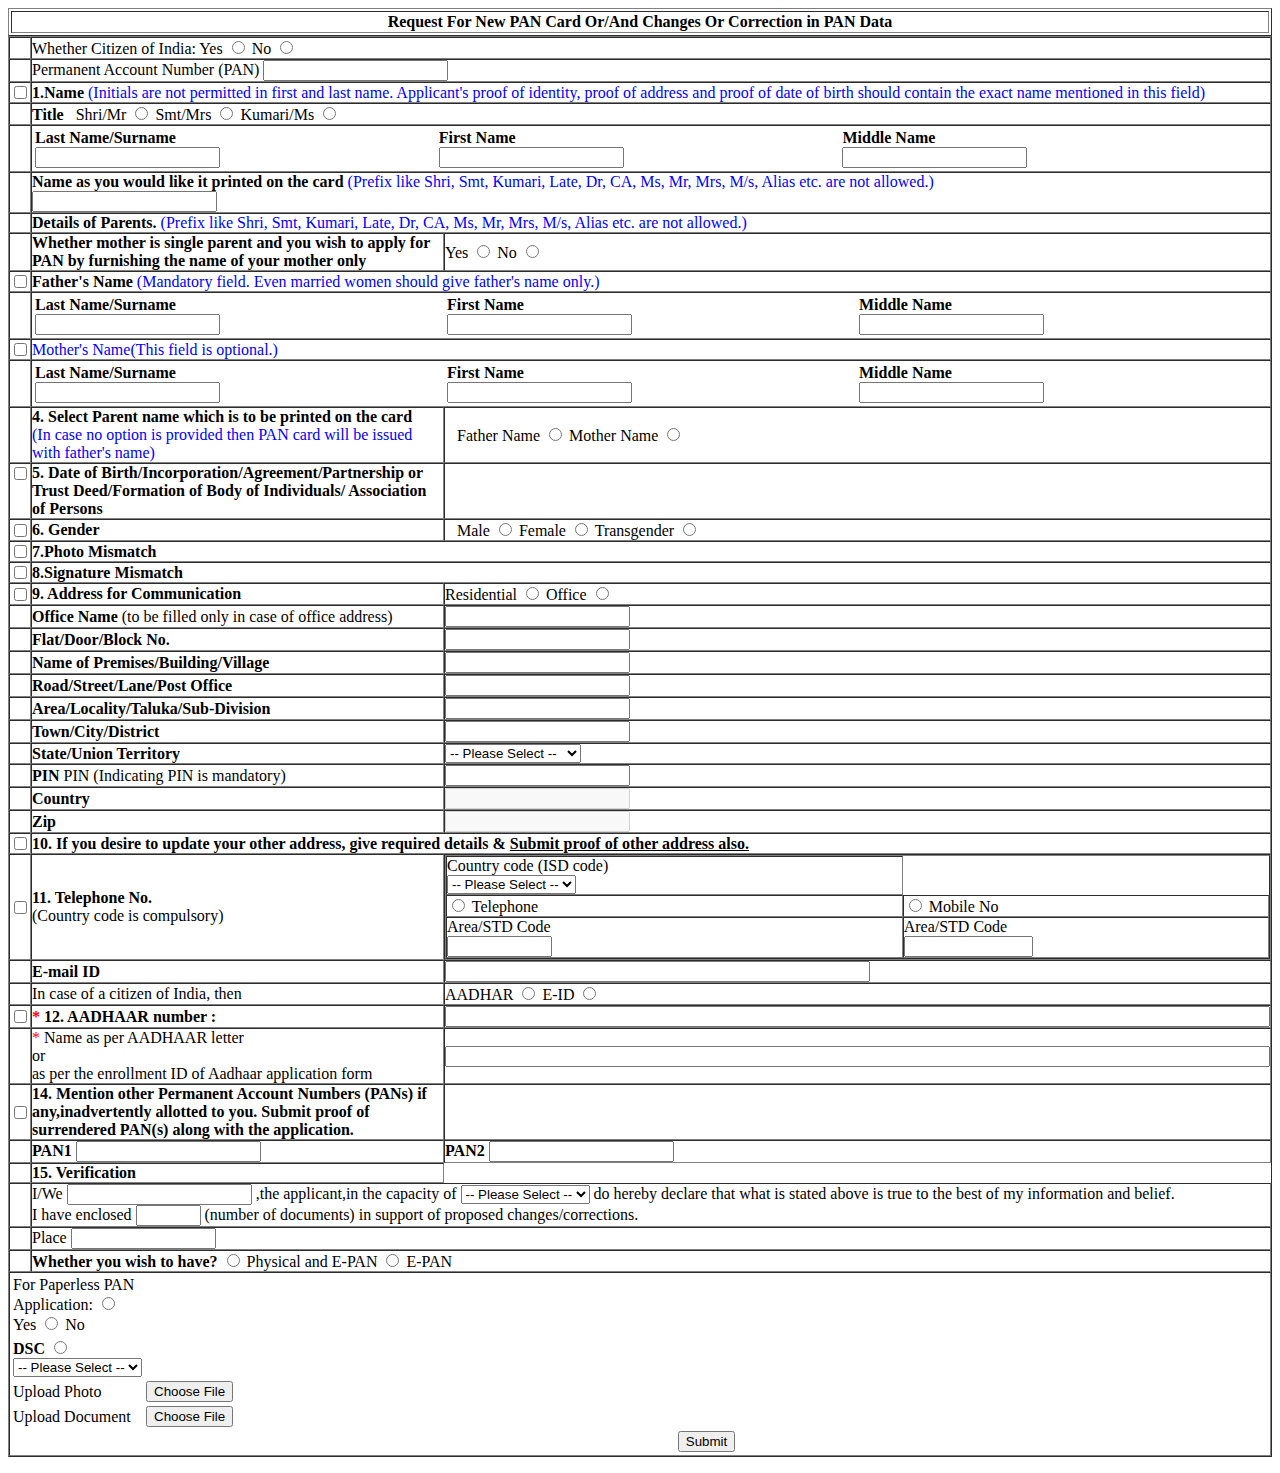
<file: Day 4/Pan-Form.html>
<html lang="en">
    <head>
        <title>
               Pan-Document
        </title>
    </head>
	<body>
    <div>
<form  >
<table border="1" width="100%">
<tr>
<td colspan="4" align="CENTER">
<b> Request For New PAN Card Or/And Changes Or Correction in PAN Data
</b>
</td>
</tr>
</table>
<table border="1" width="100%"cellpadding="0" cellspacing='0'>
<tr>
<td>&nbsp;
</td>
<td colspan="3"; width="98%">
<label for="name">Whether Citizen of India:</label>
<label for="Flag_yes"> Yes </label> 
<input type="radio" value="Yes" name="Citizen_Flag" id="Citizen_flag_yes">
<label for="Flag_no"> No</label> 
<input type="radio" value="No" name="Citizen_Flag" id="Citizen_flag_no">
</td>
</tr>
<tr>
<td>
</td>
<td colspan="3">
<label for="name">Permanent Account Number (PAN)</label>
 <input type="text" id="Pan_no" name="Pan_no" Required>
 </td>
 </tr>
 <tr>
 <td>
 <input type="checkbox" name="name_click" id="name_click" value="Y">
 </td>
 <td colspan="3">
 <label for="name">
 <b>1.Name</b>
 <span style="color:blue;" >
 (Initials are not permitted in first and last name. 
 Applicant's proof of identity, proof of address and proof of date of birth should
 contain the exact name mentioned in this field)
 </Span>
 </label>
 </td>
 </tr>
<tr> 
<td>	
</td>
<td colspan="3">
<label for="Title"><b>Title</b>

</label>
<label for="Flag_yes">&nbsp;&nbsp;Shri/Mr </label> 
<input type="radio" value="1" name="Prefix_Name" id="Prefix_name_male">
<label for="Flag_no"> Smt/Mrs</label> 
<input type="radio" value="1" name="Prefix_Name" id="Prefix_name_female_married">
<label for="Flag_no"> Kumari/Ms</label> 
<input type="radio" value="2" name="Prefix_Name" id="Prefix_name_female_unmarried"><br>
</td>
</td>
</tr>

<tr>
<td>
</td>
<td colspan="3">
<table  colspan="3"; width="98%">
    <tr>
<td>
<label for="name"> 
<b>Last Name/Surname</b>
</label><br>
<input type="text" name="org_name" id="name_last"]>
</td>
<td> 
<label for="name">
<b>First Name</b>
</label><br>
<input type="text" name="org_name" id="name_first" >
</td>
<td>
<label for="name">
<b>Middle Name</b>
</label><br>
<input type="text" name="org_name" id="name_middle" >
</td>
</tr>
</table>
<tr>
    <td>
    </td>
    <td colspan="3">
<b> Name as you would like it printed on the card </b>
<span style="color:blue;" >
    (Prefix like Shri, Smt, Kumari, Late, Dr, CA, Ms, Mr, Mrs, M/s, Alias etc. are not allowed.)
    </Span><br>
<input type="text" name="name_Pan" id="name_PAN" ><br>
</td>
</tr>

<tr>
    <td></td>
<td colspan="3">
<b>Details of Parents. </b>
<span style="color:blue;" >
 (Prefix like Shri, Smt, Kumari, Late, Dr, CA, Ms, Mr, Mrs, M/s, Alias etc. are not allowed.)
 </Span><br>
 </td>
 </tr>
 <tr>
     <td></td>
 <td>
 <b>Whether mother is single parent and you wish to apply for PAN by furnishing the name of your mother only</b><br>
 </td>
 <td colspan="3" width="50%" >
  <label for="Flag_yes">Yes </label> 
<input type="radio" name="Single_status" id="single_yes">
<label for="Flag_yes">No </label> 
<input type="radio" name="Single_status" id="single_no">
</td>
</tr>
<tr>
<td >
<input type="checkbox" name="name_click" id="name_click" value="Y">
</td>
<td colspan="3">
<b>Father's Name</b>
<span style="color:blue;" >
 (Mandatory field. Even married women should give father's name only.)
 </Span>
</td>
</tr>
<tr>
    <td></td>
    <td colspan="3">
        <table width="100%">
            <tr>
<td>
<label for="par-name">
<b>Last Name/Surname</b>
</label><br>
<input type="text" name="par_name" id="name_last_father">
</td>
<td>
<label for="par-name">
<b>First Name</b>
</label><br>
<input type="text" name="par_name" id="name_first_father" >
</td>
<td>
<label for="par-name">
<b>Middle Name</b>
</label><br>
<input type="text" name="par_name" id="name_middle_father" >
</td>
</tr>
</table>
</td>
</tr>

<tr>
<td>
<input type="checkbox" name="name_click" id="name_click" value="Y">
</td>
<td colspan="3">
<span style="color:blue;" >
Mother's Name(This field is optional.)
 </Span>
</td>
</tr>

<tr>
<td></td>
<td colspan="3">
    <table width="100%">
        <tr>
            <td>
<label for="par-name">
<b>Last Name/Surname</b>
</label><br>
<input type="text" name="par_name" id="name_last_mother">
</td>
<td>
<label for="par-name">
<b>First Name</b>
</label><br>
<input type="text" name="par_name" id="name_first_mother" >
</td>
<td>
<label for="par-name">
<b>Middle Name</b>
</label><br>
<input type="text" name="par_name" id="name_middle_mother" >
</td>
</tr>
</table>
</td>
</tr>

<tr>
<td></td>
<td>
<b>4. Select Parent name which is to be printed on the card</b><br>
<span style="color:blue;" >
(In case no option is provided then PAN card will be issued with father's name)
 </Span>
</td>
<td>
<label for="Fat_name"> &nbsp;&nbsp;     Father Name </label> 
<input type="radio" value="1" name="Par_name" id="Fat_name">
<label for="Mot_name"> Mother Name</label> 
<input type="radio" value="1" name="Par_name" id="Mot_name">
</td>
</tr>
<tr>
<td valign="TOP">
    <input type="checkbox" name="DOB_select" id="DOB_select" value="Y">  
</td>
<td>
<b>5. Date of Birth/Incorporation/Agreement/Partnership
or Trust Deed/Formation of Body of Individuals/
Association of Persons</b>
</td>
<td>

</td>
</tr> 

<tr>
<td>
<input type="checkbox" name="gender_click" id="gender_click" value="Y">
</td>
<td>
<b>6. Gender</b><br>
</td>
<td>
<label for="Gender-type"> &nbsp;&nbsp;  Male </label> 
<input type="radio" value="1" name="Gender-type" id="Gen-male">
<label for="Gender-type"> Female</label> 
<input type="radio" value="1" name="Gender-type" id="Gen-female">
<label for="Gender-type"> Transgender</label> 
<input type="radio" value="1" name="Gender-type" id="Gen-Trans">
</td>
</tr>
<tr>
<td>
<input type="checkbox" name="mismatch" id="Photo_mis" value="Y">
</td>
<td colspan="3">
<b>7.Photo Mismatch</b><br>
</td>
</tr>

<tr>
<td>
<input type="checkbox" name="mismatch" id="sig_mis" value="Y">
</td>
<td colspan="3">
<b>8.Signature Mismatch</b><br>
</td>
</tr>
<tr>
    <td>
        <input type="checkbox" name="Addr-check" id="Addr-check" value="Y">
    </td>
    <td>
        <b>9. Address for Communication</b><br>   
    </td>
    <td>
        <label for="addr-res">Residential </label> 
        <input type="radio"  name="addr" id="addr-res">
        <label for="addr-office">Office</label> 
        <input type="radio"  name="addr" id="addr-office">
    </td>
</tr>
<tr>
    <td></td>
    <td>
        <b>Office Name</b> (to be filled only in case of office address)
    </td>
    <td>
        <input type="text" name="addr-text" id="off-addr" >
    </td>
</tr>

<tr>
    <td></td>
    <td>
        <b>Flat/Door/Block No.</b>
    </td>
    <td>
        <input type="text" name="addr-text" id="door" >
    </td>
</tr>
<tr>
    <td></td>
    <td>
        <b>	Name of Premises/Building/Village</b>
    </td>
    <td>
        <input type="text" name="addr-text" id="building" >
    </td>
</tr>
<tr>
    <td></td>
    <td>
        <b>Road/Street/Lane/Post Office</b>
    </td>
    <td>
        <input type="text" name="addr-text" id="street" >
    </td>
</tr>
<tr>
    <td></td>
    <td>
        <b>	Area/Locality/Taluka/Sub-Division</b>
    </td>
    <td>
        <input type="text" name="addr-text" id="area" >
    </td>
</tr>
<tr>
    <td></td>
    <td>
        <b>	Town/City/District</b>
    </td>
    <td>
        <input type="text" name="addr-text" id="town" >
    </td>
</tr>

<tr>
    <td></td>
    <td>
        <b>	State/Union Territory</b>
    </td>
    <td>
        <select name= "State">
            <option value>-- Please Select --</option>
            <option value="1">Arunachal Pradesh</option>
            <option value="2">Andhra Pradesh</option>
            <option value="3">Goa</option>
            <option value="4">Karnataka</option>
            <option value="5">Kerela</option>
            <option value="6">Maharashtra</option>
            <option value="7">Manipur</option>
            <option value="8">Sikkim</option>
            <option value="9">Tamil Nadu</option>
            <option value="10">Telangana</option>
        </select>
    </td>
</tr>

<tr>
    <td></td>
    <td>
        <b>PIN </b>	PIN (Indicating PIN is mandatory)
    </td>
    <td>
        <input type="text" name="addr-text" id="pin" >
    </td>
</tr>

<tr>
    <td></td>
    <td>
        <b>	Country</b>
    </td>
    <td>
        <input type="text" name="addr-text" id="Country" disabled >
    </td>
</tr>

<tr>
    <td></td>
    <td>
        <b>Zip</b>
    </td>
    <td>
        <input type="text" name="addr-text" id="Zip" disabled >
    </td>
</tr>
      
<tr>
    <td>
        <input type="checkbox" name="Alt-addr" id="Alt-addr" value="Y">
    </td>
    <td colspan="3">
        <b> 10. If you desire to update your other address, give required details & <u>Submit proof of other address also.</u></b>
    </td>
</tr>

<tr>
    <td>
        <input type="checkbox" name="Tel-no " id="Tel-check" value="Y">
    </td>
    
        <td >
            <b>11. Telephone No.</b><br>
            (Country code is compulsory)
        </td>
        <td>
            <table border="1" width="100%" cellpadding="0" cellspacing="0">
                <tr>
                    <td>
                    Country code (ISD code)<br>
                    <select name= "State">
                        <option value>-- Please Select --</option>
                        <option value="1">India(91)</option>
                        <option value="2">Nepal(937)</option>
                        </select>
                    </td>

                </tr>
                <tr>
                    <td colspan="1">
                        <input type="radio"  name="Ph_no" id="mob_no">
                        <label for="Ph_no">Telephone </label> 
                             
                    </td>
                    <td colspan="1">
                        <input type="radio"  name="Ph_no" id="tel_no">
                        <label for="Ph_no">Mobile No</label> 
                        

                    </td>
                </tr>
                <tr>
                    <td colspan="1">
                        Area/STD Code<br>
                        <input type="text" name="tel-std" id="tel_id" size="10" maxlength="7">
                    </td>
                    <td colspan="1">
                        Area/STD Code<br>
                        <input type="text" name="tel-std" id="mob_id" size="13" maxlength="13">
                    </td>
                </tr>
            </table>
        </td>
    
</tr>
<tr>
    <td></td>
    <td>
        <b>E-mail ID</b>
    </td>
    <td>

        <input type="text" name="Email-id" id="Email-id" size="50">
    </td>
</tr>
<tr>
    <td></td>
    <td>
        In case of a citizen of India, then
    </td>
    <td>
        <label for="Proof-addr"> AADHAR </label> 
        <input type="radio" value="1" name="Proof-addr" id="Aadhar-cd"> 
        <label for="Proof-addr">E-ID</label> 
        <input type="radio" value="1" name="Proof-addr" id="e-id">  
    </td>
</tr>
<tr>
    <td>
        <input type="checkbox" name="Aadhar-chk " id="Aadhar-chk" value="Y">
    </td>
    <td>
        <b>
            <font color="Red">*</font>
            12. AADHAAR number :
        </b>
    </td>
    <td colspan="3">
        <input type="text" name="pan-aadhr-no" id="pan-aadhr-no" size="100 ">
    </td>
</tr>
<tr>
    <td>
    </td>
    <td>
        <font color="Red">*</font>
        Name as per AADHAAR letter<br>
        or<br>
        as per the enrollment ID of Aadhaar application form
    </td>
    <td colspan="3">
        <input type="text" name="pan-aadhr-name" id="pan-aadhr-name" size="100 ">
    </td>
</tr>
<tr>
    <td>
        <input type="checkbox" name="pan-chk " id="pan-chk" value="Y">
    </td>
    <td>
       <b> 14. Mention other Permanent Account Numbers (PANs) if any,inadvertently allotted to you. Submit proof of surrendered PAN(s) along with the application.</b>
    </td>
    <td></td>
</tr>
<tr>
    <td></td>
    <td>
        <b>PAN1</b>
        <input type="text" name="pan-no-1" id="pan-no-1" size="20 ">
    </td>
    <td>
        <b>PAN2</b>
        <input type="text" name="pan-no-2" id="pan-no-2" size="20 ">
    </td>
</tr>
<tr>
    <td></td>
    <td>
       <b>15. Verification</b> 
    </td>
</tr>
<tr>
    <td></td>
    <td colspan="3">
        I/We
        <input type="text" name="declar-1" id="declar-1" size="20 ">
        ,the applicant,in the capacity of
        <select name= "Pan-person">
            <option value>-- Please Select --</option>
            <option value="1">Himself/ Herself</option>
            <option value="2">Representative</option>
            </select> 
            do hereby declare that what is stated above is true
            to the best of my information and belief.<br>
            I have enclosed
            <input type="text" name="doc-no" id="doc-no" size="5">
            (number of documents) in support of proposed changes/corrections.
    </td>
</tr>
<tr>
    <td></td>
    <td colspan="3">
        Place
        <input type="text" name="Place" id="Place" size="15">
    </td>
</tr>
<tr>
    <td>

    </td>
    <td colspan="3">
        <b>	Whether you wish to have?  </b>
        <input type="radio"  name="phy-pan" id="phy-pan">
        <label for="phy-pan">Physical and E-PAN </label> 
        <input type="radio"  name="e-pan" id="e-pan">
        <label for="e-pan">E-PAN</label> 
        
    </td>
</tr>
<tr>
    <td colspan="3">
        <table>
            <tr>
                <td>
        For Paperless PAN Application:
        <input type="radio"  name="opt-select" id="opt-yes">
        <label for="opt-select">Yes</label> 
        <input type="radio"  name="opt-select" id="opt-no">
        <label for="opt-select">No</label>
        </td>
        </tr>
        <tr>
            <td>
            <label for="DSC"><b>DSC</b></label>
            <input type="radio"  name="DSC" id="dsc"><br>
            <select name= "DSC">
                <option value>-- Please Select --</option>
                <option value="1">Minor</option>
                <option value="2">Lunatic/Idiot</option>
                <option value="3">Self</option>
                </select> 
            </td>
        </tr>
        <tr>
            <td>
                Upload Photo
                </td>
                <td>
                <button type="button">Choose File</button>
                </td>
            </tr>
            <tr>
                <td>Upload Document
                    </td>
                    <td>
                <button type="button">Choose File</button>
                
                    </td>
                </tr>
            <tr>
                <td></td>
                <td colspan="3" align="CENTER" width="100%">
                <input type="button" name="Submit" id="Submit-clk" size="10" maxlength="10" value="Submit">
            </td>
            </tr>
            </td>
            
        </tr>
        </table> 
    </td>
</tr>

</table>





</form>


            </div>
        </body>
    </html>
</file>
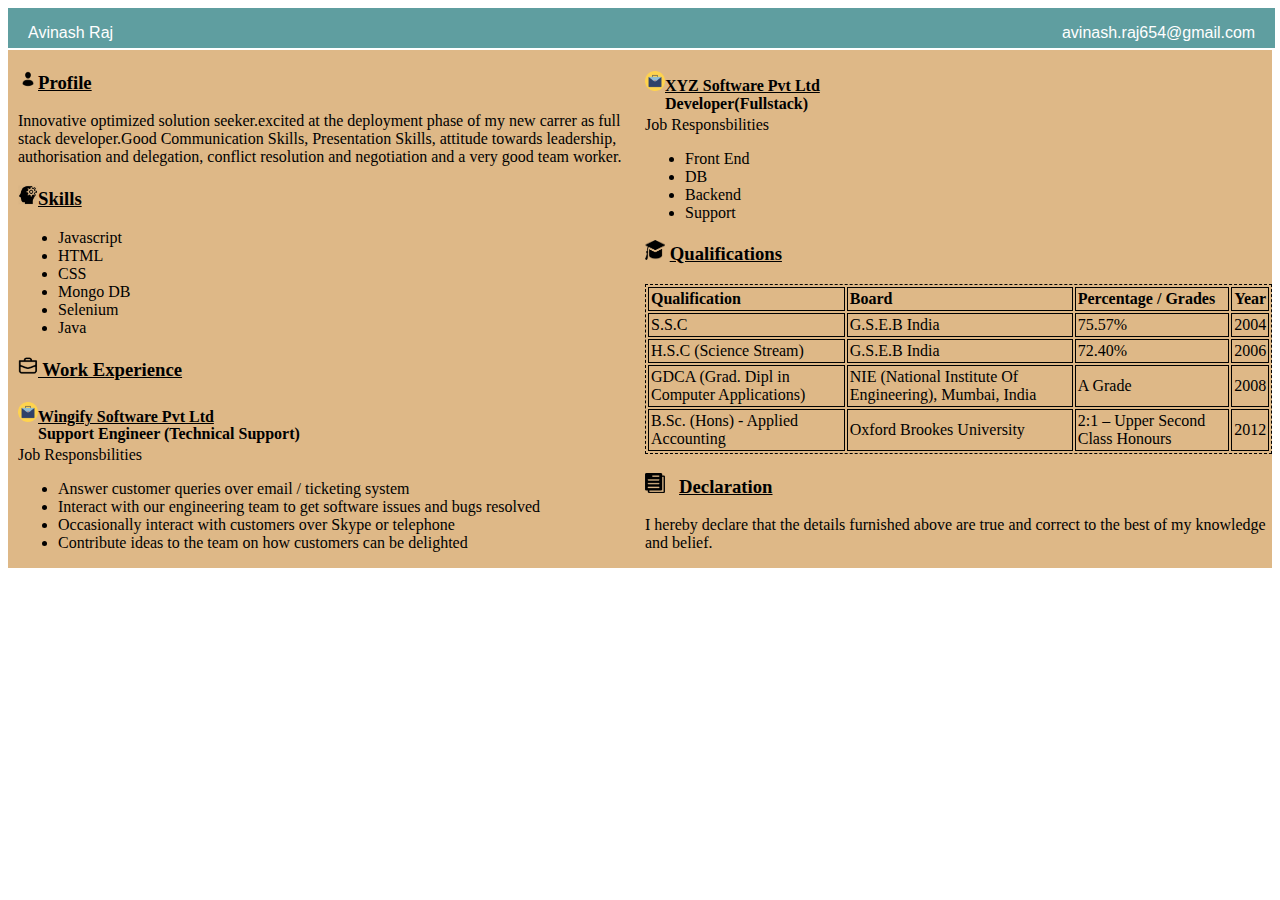
<file: Day 5/Resume.html>
<html>
    <head>

<link type="text/css" rel="stylesheet" href="resume.css"/>

    </head>
    <body>
        
        <div id="header">
            <p id="name"> Avinash Raj
            </p>
            <p id="email">avinash.raj654@gmail.com</p>
        </div>
        <div class="split left">
        <div id="right">
           <h3> <img class="ul" src="Profile.png" alt="Profileicon"></img><u>Profile</u> </h3>
           <p> Innovative optimized solution seeker.excited at the deployment phase
               of my new carrer as full stack developer.Good Communication Skills, Presentation Skills, attitude towards leadership, 
               authorisation and delegation, conflict resolution and negotiation and a very good team worker.
           </p>
              
           <h3><u><img class="ul" src="Skull.png" alt="Skillimg"><img>Skills</u></h3>
           <p>
              <ul>
                  <li>Javascript</li>
                  <li>HTML</li>
                  <li>CSS</li>
                  <li>Mongo DB</li>
                  <li>Selenium</li>
                  <li>Java</li>
              </ul>
           </p>

           <h3><u><img class="ul" src="Work.png" alt="Skillimg"><img> Work Experience</u></h3>
            <h4 id="company-name"><img class="ul" src="Company.png" alt="compimg"><img>Wingify Software Pvt Ltd</h4>
            <p id="job-title"><strong>Support Engineer (Technical Support)</strong></p>
            <p id="job-responsibilities">Job Responsbilities</p>
            <p>
            <ul>
                <li>Answer customer queries over email / ticketing system</li>
                <li>Interact with our engineering team to get software issues and bugs resolved</li>
                <li>Occasionally interact with customers over Skype or telephone</li>
                <li>Contribute ideas to the team on how customers can be delighted</li></ul>
            </p>

        </div>
    </div>
<div class="split right">
    <div id="right">
    <h4 id="company-name"><img class="ul" src="Company.png" alt="compimg"><img>XYZ Software Pvt Ltd</h4>
            <p id="job-title"><strong>Developer(Fullstack)</strong></p>
            <p id="job-responsibilities">Job Responsbilities</p>
            <p>
            <ul>
                <li>Front End</li>
                <li>DB</li>
                <li>Backend </li>
                <li>Support</li></ul>
            </p>
            <h3><img class="ul" src="Education.png" alt="Edu"></img> <u>Qualifications</u></h3>
            <table>
                <tr id="heading">
                    <td>Qualification</td>
                    <td>Board</td>
                    <td>Percentage / Grades</td>
                    <td>Year</td>
                </tr>
                <tr>
                    <td>S.S.C</td>
                    <td>G.S.E.B India</td>
                    <td>75.57%</td>
                    <td>2004</td>
                </tr>
                <tr>
                    <td>H.S.C (Science Stream)</td>
                    <td>G.S.E.B India</td>
                    <td>72.40%</td>
                    <td>2006</td>
                </tr>
                <tr>
                    <td>GDCA (Grad. Dipl in Computer Applications)</td>
                    <td>NIE (National Institute Of Engineering), Mumbai, India</td>
                    <td>A Grade</td>
                    <td>2008</td>
                </tr>
                <tr>
                    <td>B.Sc. (Hons) - Applied Accounting</td>
                    <td>Oxford Brookes University</td>
                    <td>2:1 – Upper Second Class Honours</td>
                    <td>2012</td>
                </tr>
            </table>
            <h3><img class="ul" src="Declare.png" alt="DeclareIcon"> &nbsp; <u>Declaration</u></h3>
            <p>
            I hereby declare that the details furnished above are true and correct to the best of my knowledge and belief.</p>
    </div>
</div>
        


    </body>
</html>
</file>
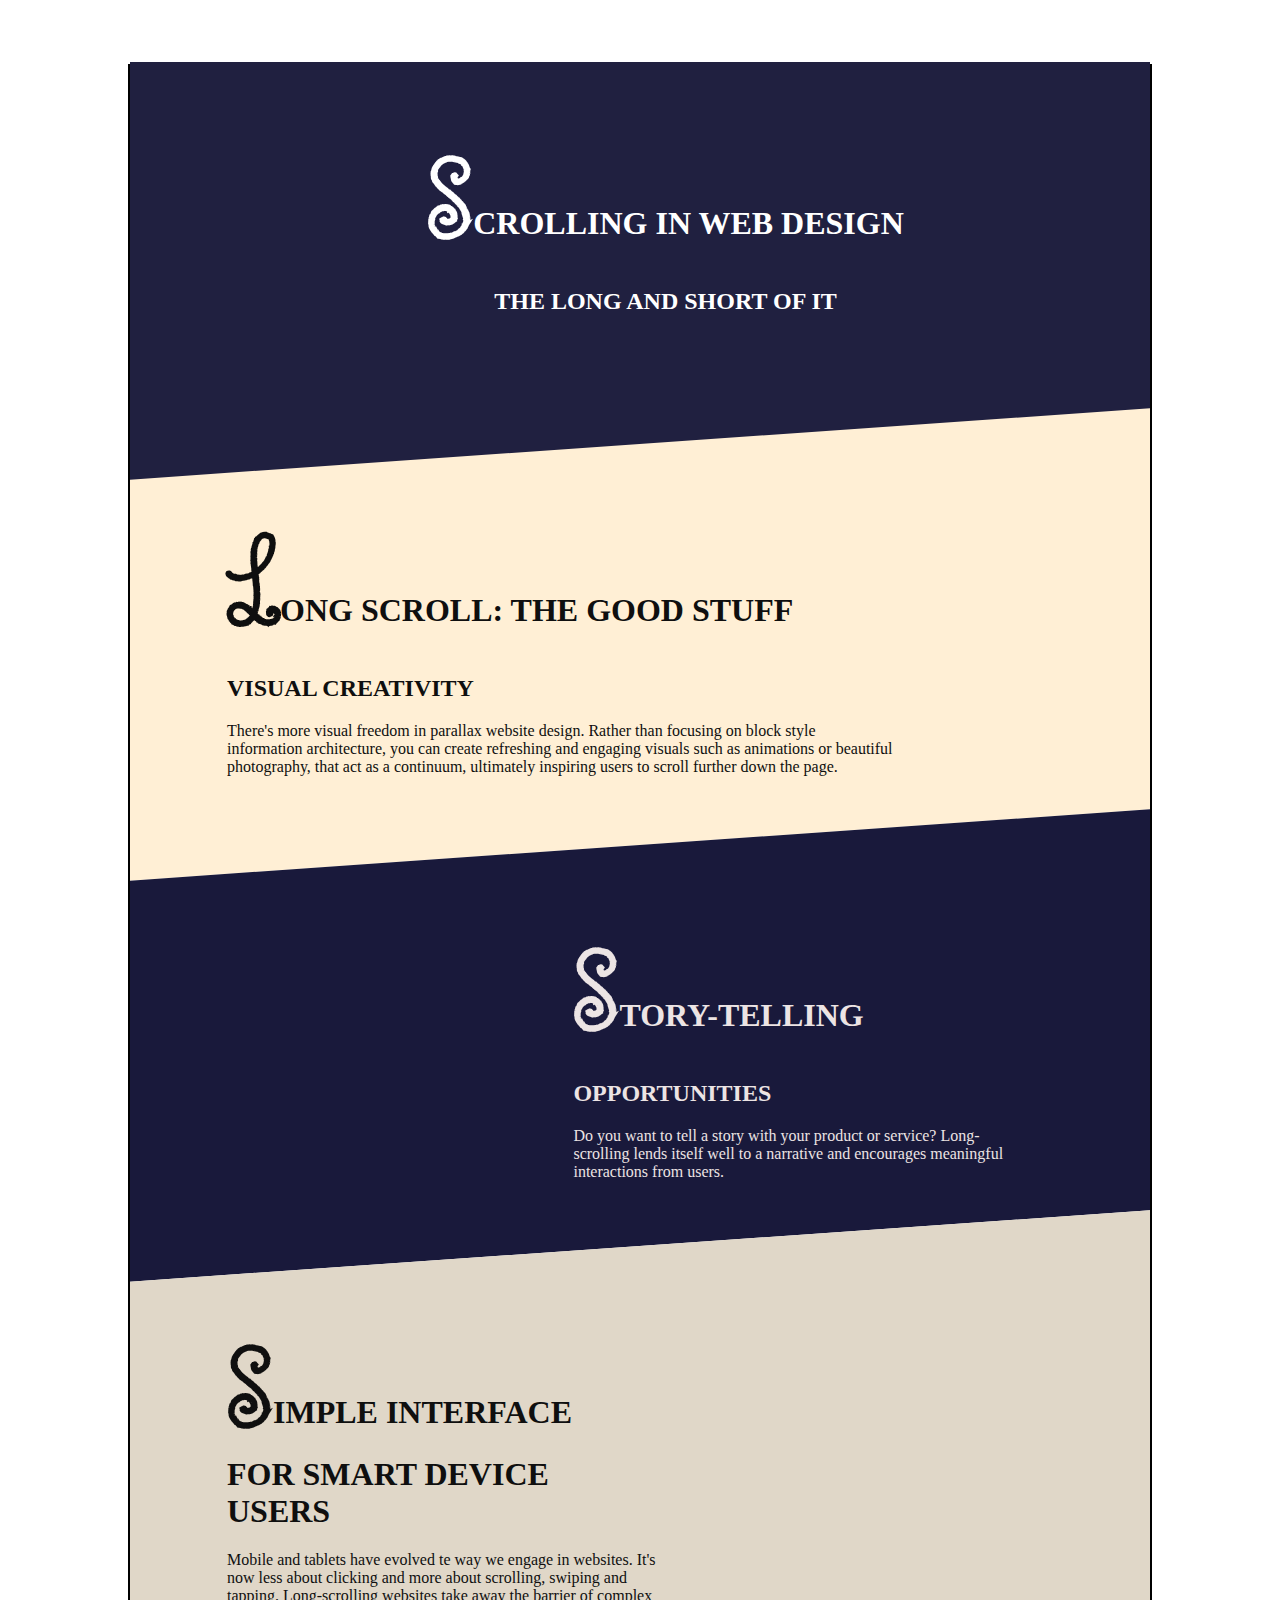
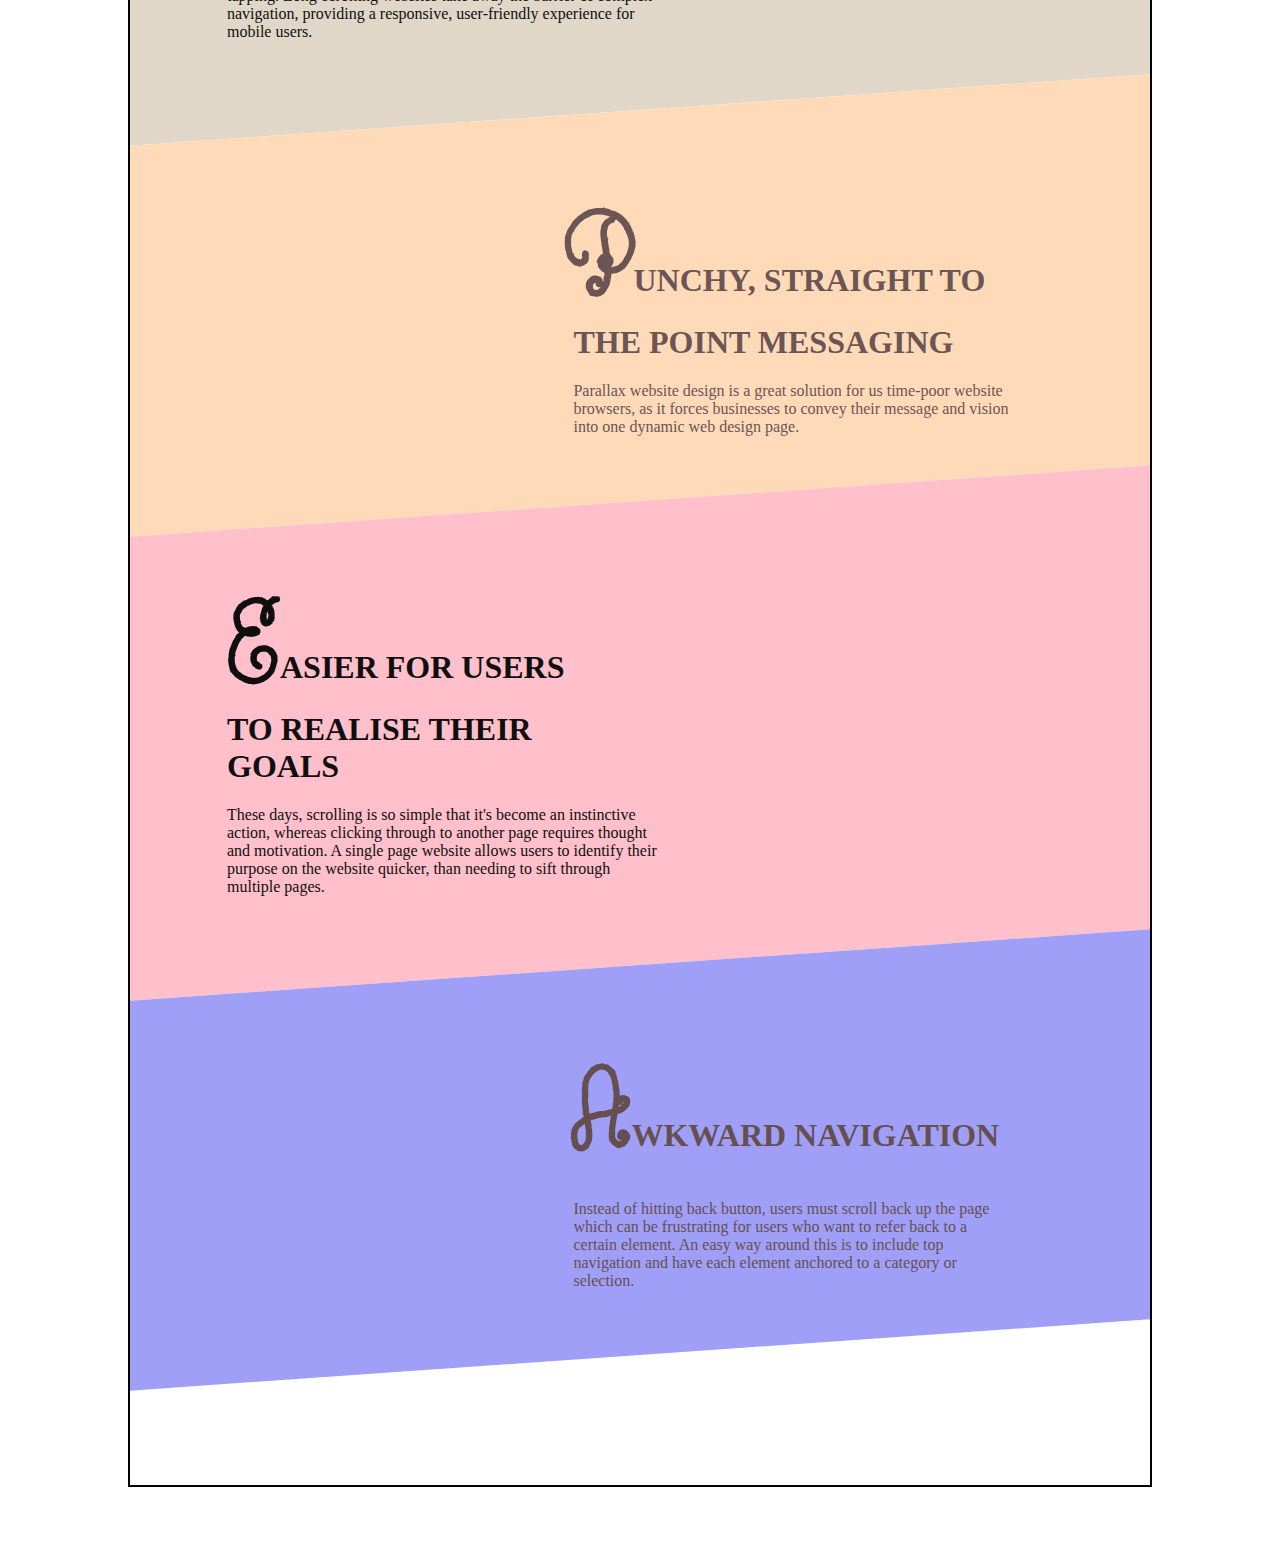
<file: Day 6/Day6.html>
<html>
    <head>
        <title>
            Document
        </title>

        <link type="text/css" rel="stylesheet" href="Day6.css"/>
        <link href="https://fonts.googleapis.com/css2?family=Butterfly+Kids&display=swap" rel="stylesheet">
    </head>
    <body>
        <div class="border1">
            <div class="slantdiv1">
                <div class="top-containern">
                    <h1><span>S</span>CROLLING IN WEB DESIGN</h1>
                    <h2>THE LONG AND SHORT OF IT</h2>
                    
                </div>
            </div>
            <div class=" slantdiv2 container2">
                <div class="top-container">
                    <h1 class="header2"><span>L</span>ONG SCROLL: THE GOOD STUFF</h1>
                    <h2 class="header2">VISUAL CREATIVITY</h2>
                    <p class="para1">There's more visual freedom in parallax website design. Rather than focusing on block style<br>
                        information architecture, you can create refreshing and engaging visuals such as animations or beautiful<br>
                        photography, that act as a continuum, ultimately inspiring users to scroll further down the page.</p>
                </div>

            </div>
            <div class="slantdiv3">
                <div class="top-container1">
                    <h1 class="header3"><span>S</span>TORY-TELLING</h1>
                    <h2 class="header3">OPPORTUNITIES</h2>
                    <p class="para3">Do you want to tell a story with your product or service? Long-scrolling lends itself well to a
                        narrative and encourages meaningful interactions from users.</p> 

                </div>

            </div>
            <div class="slantdiv4">
               <div class="top-container4">
    <h1 class="header4"><span>S</span>IMPLE INTERFACE FOR
        SMART DEVICE USERS</h1>
                    <p class="para4">Mobile and tablets have evolved te way we engage in websites. It's now less about clicking and more about scrolling, swiping and tapping. Long-scrolling websites take away the barrier of complex navigation, 
                        providing a responsive, user-friendly experience for mobile users.</p>
                    
                        </div>
            </div>

<div class="slantdiv5">
    <div class="top-container5">
<h1 class="header5"><span>P</span>UNCHY, STRAIGHT TO
    THE POINT MESSAGING</h1>
         <p class="para5">Parallax website design is a great solution for us time-poor website browsers, 
             as it forces businesses to convey their message and vision into one dynamic web design page.</p>
         
             </div>
</div>

<div class="slantdiv6">
    <div class="top-container6">
<h1 class="header6"><span>E</span>ASIER FOR USERS TO
    REALISE THEIR GOALS</h1>
         <p class="para6">These days, scrolling is so simple that it's become an instinctive action, whereas clicking through 
             to another page requires thought and motivation. A single page website allows users to identify their purpose on the 
             website quicker, than needing to sift through multiple pages.

        </p>
         
             </div>
</div>

<div class="slantdiv7">
    <div class="top-container7">
<h1 class="header7"><span>A</span>WKWARD NAVIGATION</h1>
         <p class="para7">Instead of hitting back button, users must scroll back up the page which can be frustrating for users who want to refer back to a certain element.
              An easy way around this is to include top navigation and have each element anchored to a category or selection.</p>
         
             </div>
</div>
    </body>
</html>
</file>
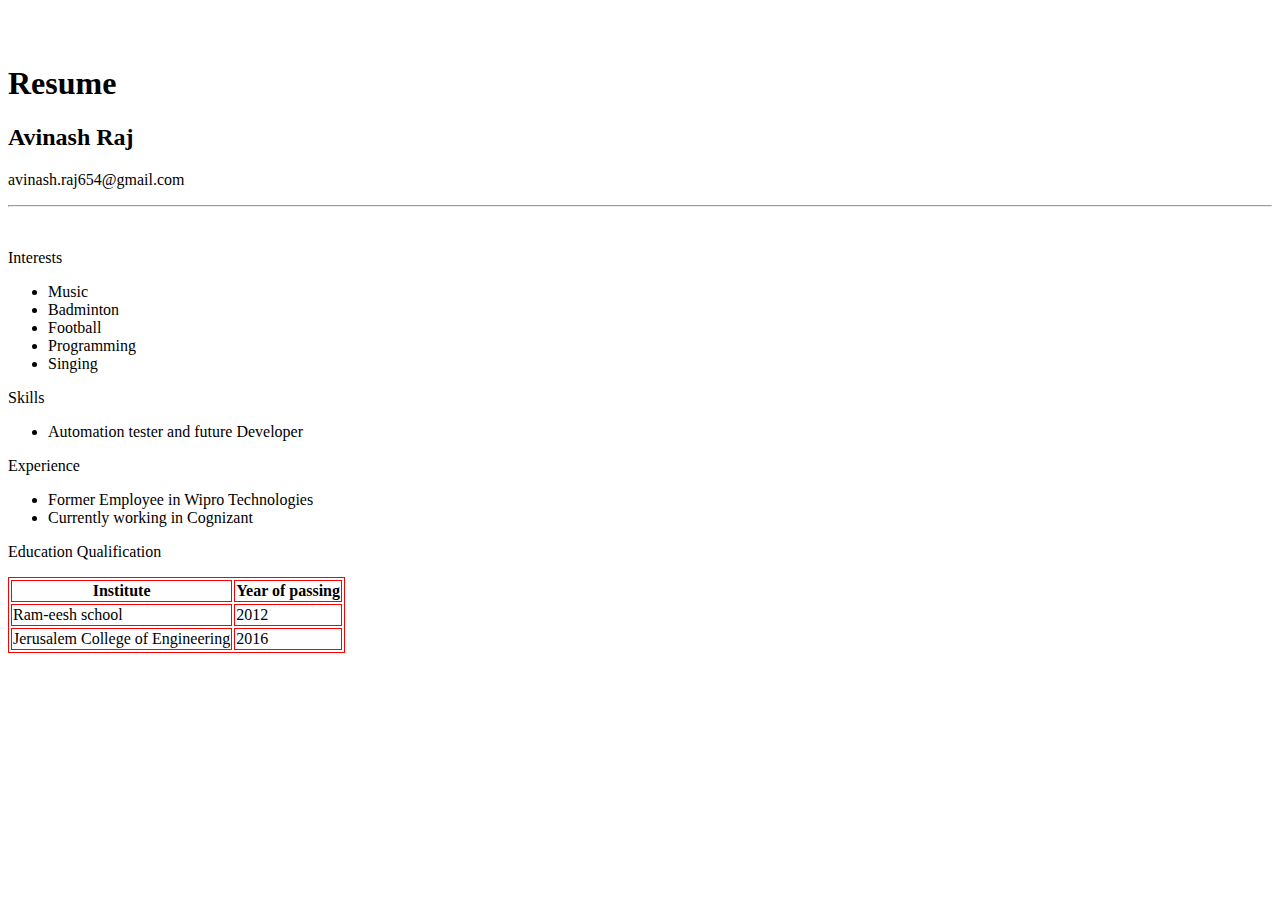
<file: day1/Resume1.html>
<html>
<head>
<title>Avinash Resume</title>
</head>
<body>
<div id="header"></div>
<div class="stuff">
  <br><br>
  <h1>Resume</h1>
  <h2>Avinash Raj</h2>
  <p>avinash.raj654@gmail.com</p>
  <hr />
  <br>
  <p class="head">Interests</p>
  <ul>
    <li>Music</li>
    <li>Badminton</li>
    <li>Football</li>
    <li>Programming</li>
    <li>Singing</li>
  </ul>
  <p class="head">Skills</p>
  <ul>
    <li>Automation tester and future Developer</li>
  </ul>
  <p class="head">Experience</p>
  <ul>
    <li>Former Employee in Wipro Technologies</li>
    <li>Currently working in Cognizant</li>
  </ul>
  <style>
table, th, td {
  border: 0.5px solid #ff0000;
}
</style>
  <p class="head">Education Qualification</p>
  <table>
  <tr>
    <th>Institute</th>
    <th>Year of passing</th>
  </tr>
  <tr>
    <td>Ram-eesh school</td>
    <td>2012</td>
  </tr>
  <tr>
    <td>Jerusalem College of Engineering</td>
    <td>2016</td>
  </tr>
</table>
</div>
  </body>
  </html>
</file>
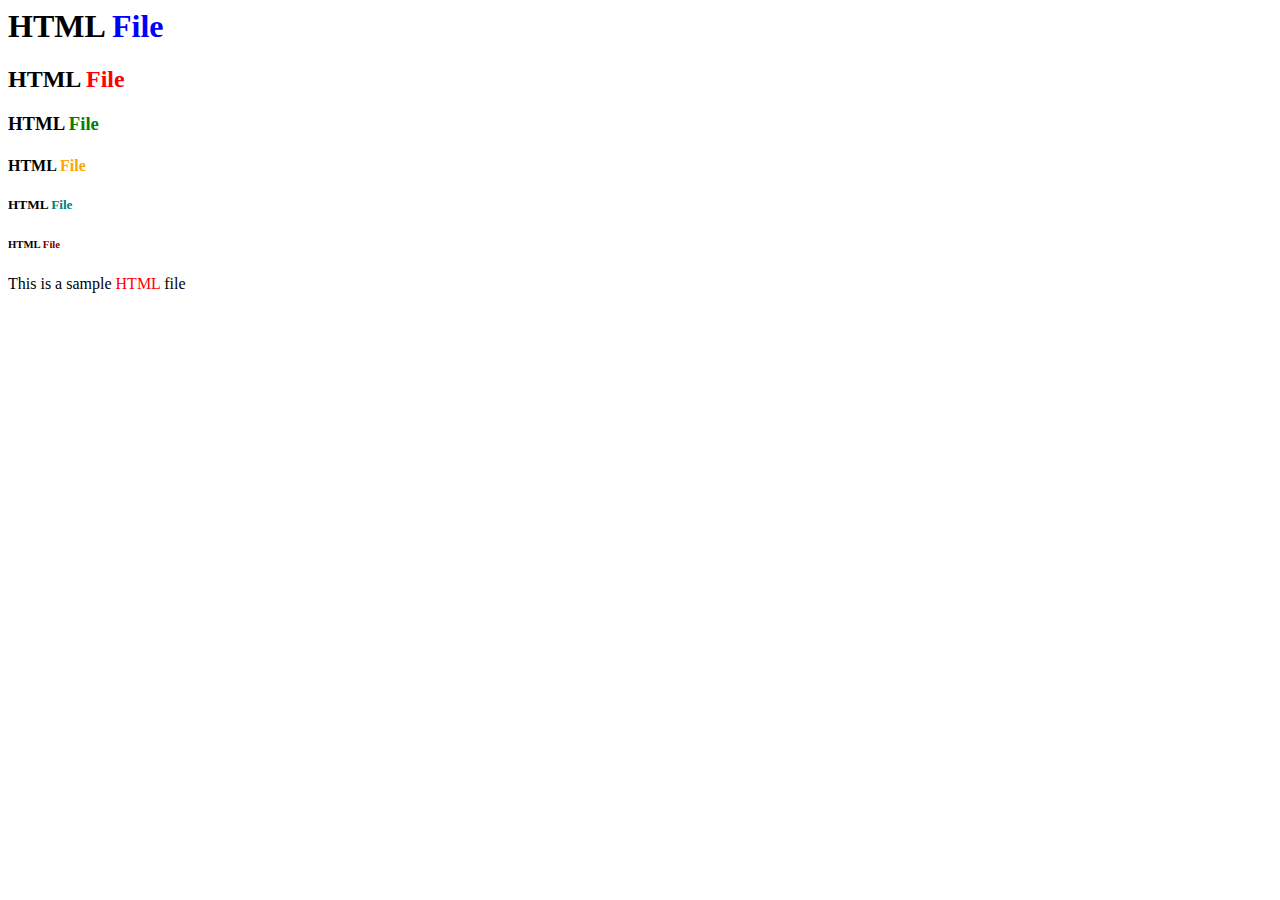
<file: day1/sample.html>
<html>

<body>
<h1>HTML <span style="color:blue">File</span></h1>
<h2>HTML <span style="color:red">File</span></h2>
<h3>HTML <span style="color:green">File</span></h3>
<h4>HTML <span style="color:orange">File</span></h4>
<h5>HTML <span style="color:teal">File</span></h5>
<h6>HTML <span style="color:maroon">File</span></h6>
<p> This is a sample <span style="color:red">HTML </span>file </p>

</body>
</html>
</file>
<file: Day 5/resume.css>
.split {
    height: 100%;
    width: 50%;
    position: fixed;
    z-index: 1;
    top: 0;
    overflow-x: hidden;
    padding-top: 20px;
    padding-left: 8px;
  }

  
    .left {
        left: 0;
              }
  
      /* Control the right side */
.right {
    right: 0;
    padding-right: 5px ;
    
  }
  #header{
  position:fixed;
  z-index: 1;
  height: 40px;
  width: 99%;
  background-color:cadetblue;
  margin-bottom: 10px;
  text-align: center;
  }
  #name {
      float:left;
      margin-left: 20px;
      padding-bottom: 30px;
      font-size: 16px;
      font-family: Verdana, sans-serif;
      color:white;
  }
  #email{
      float:right;
      margin-right: 20px;
      padding-bottom: 10px;
      font-size: 16px;
      font-family: Verdana, sans-serif;
      color: #ffffff;
  }

  #right{
   width: 98%;
   padding-left: 10px;
   background-color: burlywood;
   float: left;
   height: auto;
   margin-top: 30px;

  }

  .ul {
      display: inline;
      height:20px;
       width:20px;
    
  }
  #company-name
{
    height:2px;
    text-decoration:underline;
    }
    #job-title
{
    height: 5px;
    padding-left: 20px;
    }

    table
{
    border: 1px dashed black;
    }
    td
{
    padding: 2px;
    border: 1px solid black;
    }

    #heading
{
    font-weight:bold;
    }
</file>
<file: Day 6/Day6.css>
body{
    margin:5% 10% ;
}

div{
    display: block;
    
}

.border1 {
    border: 2px solid black;
}

.Slantdiv1 {
    
        padding-bottom: 20%;
        background-color: #202040;
        transform: skew(0deg, 0deg) translateY(-35px);
    
}

.Slantdiv2 {
    padding: 5% ;
    
    background-color: #202040;
    transform: skew(0deg, -4deg) translateY(-130px);
}
.top-containern {
    transform: skew(0deg, 0deg);
    margin-left: 5%;
    margin-top: 3%;
    padding-top: 5%;
}
.top-container {
    transform: skew(0deg, 4deg);
    margin-left: 5%;
    margin-top: 3%;
}

h1 ,h2 {
    text-align: Center;
    color: white;
    
}
span{
    font-size: 7rem;
    font-family:'butterfly kids', cursive;
}

.container2{
    background-color:papayawhip;
}
.para1{
    color: rgb(15, 15, 15);
    text-align: left;
    padding-right: 5%;

}

.header2{
    text-align: left;
    color:  rgb(15, 15, 15);
}

.slantdiv3{
    padding: 5% ;
    background-color: #19193b;
    transform: skew(0deg, -4deg) translateY(-130px);
}

.para3{
    color: rgb(236, 227, 227);
    text-align: left;
    margin-left: 5%;
    padding-left: 40%;
    padding-right: 5%;

}

.header3{
    text-align:left;
    color:  rgb(236, 228, 228);
    margin-left: 5%;
    padding-left: 40%;
    padding-right: 5%;
}
.top-container1 {
    transform: skew(0deg, 4deg);
    margin-right: 5%;
    margin-top: 3%;
}

.slantdiv4{
    padding: 5% ;
    background-color: rgb(224, 215, 200);
    transform: skew(0deg, -4deg) translateY(-130px);
}

.para4{
    color: rgb(15, 15, 15);
    text-align: left;
    padding-right: 50%;

}

.header4{
    text-align: left;
    color:  rgb(15, 15, 15);
    padding-right: 60%;
}
.top-container4 {
    transform: skew(0deg, 4deg);
    margin-left: 5%;
    margin-top: 3%;
}

.slantdiv5{
    padding: 5% ;
    background-color:peachpuff;
    transform: skew(0deg, -4deg) translateY(-130px);
}

.para5{
    color: rgb(107, 85, 85);
    text-align: left;
    margin-left: 5%;
    padding-left: 40%;
    padding-right: 5%;

}

.header5{
    text-align:left;
    color:  rgb(107, 85, 85);
    margin-left: 5%;
    padding-left: 40%;
    padding-right: 5%;
}
.top-container5 {
    transform: skew(0deg, 4deg);
    margin-right: 5%;
    margin-top: 3%;
}

.slantdiv6{
    padding: 5% ;
    background-color:pink;
    transform: skew(0deg, -4deg) translateY(-130px);
}

.para6{
    color: rgb(15, 15, 15);
    text-align: left;
    padding-right: 50%;

}

.header6{
    text-align: left;
    color:  rgb(15, 15, 15);
    padding-right: 60%;
}
.top-container6 {
    transform: skew(0deg, 4deg);
    margin-left: 5%;
    margin-top: 3%;
}

.slantdiv7{
    padding: 5% ;
    background-color:rgb(159, 159, 248);
    transform: skew(0deg, -4deg) translateY(-130px);
}

.para7{
    color: rgb(102, 79, 79);
    text-align: left;
    margin-left: 5%;
    padding-left: 40%;
    padding-right: 5%;

}

.header7{
    text-align:left;
    color:  rgb(102, 79, 79);
    margin-left: 5%;
    padding-left: 40%;
    padding-right: 5%;
}
.top-container7 {
    transform: skew(0deg, 4deg);
    margin-right: 5%;
    margin-top: 3%;
}
</file>
